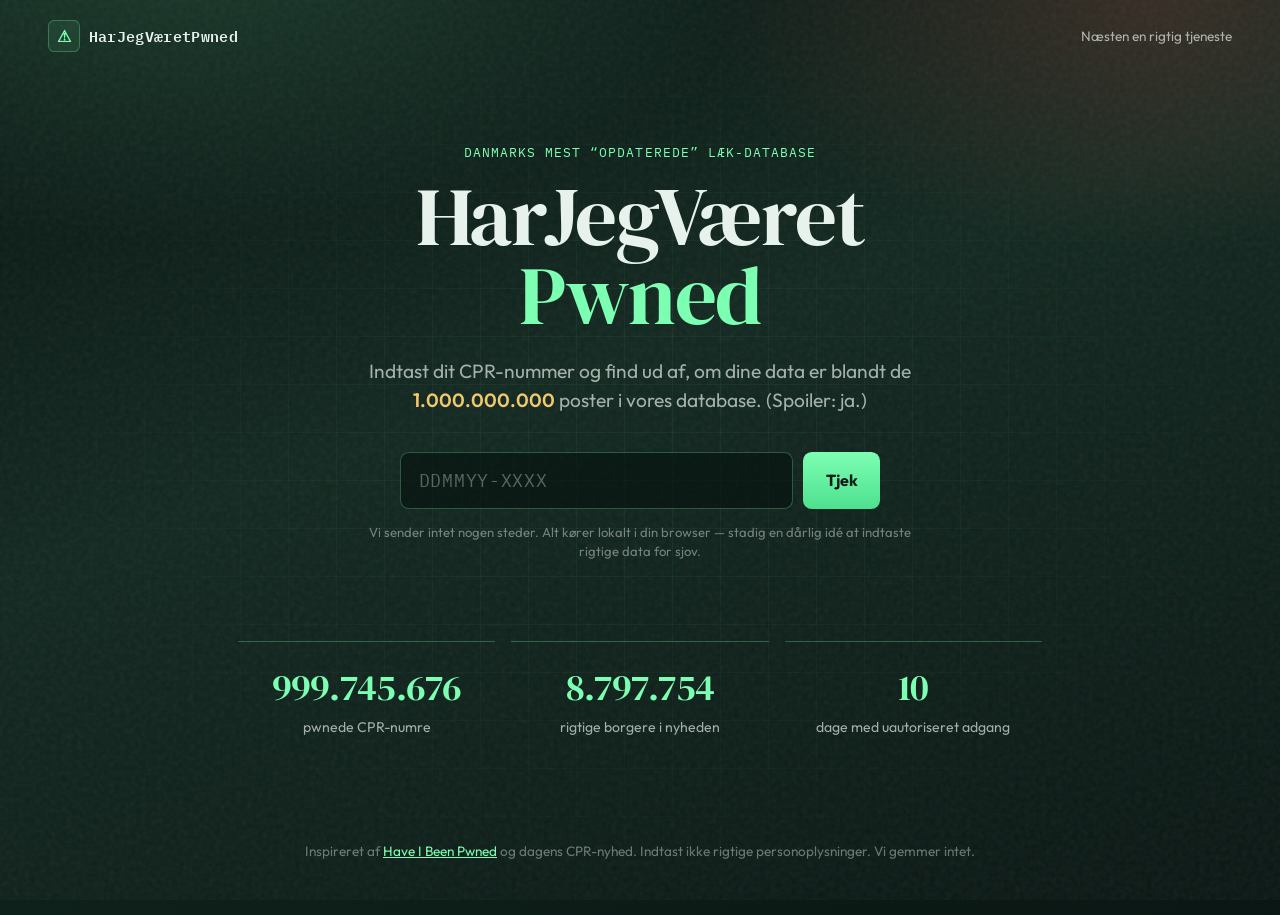
<file: index.html>
<!DOCTYPE html>
<html lang="da">
<head>
  <meta charset="UTF-8" />
  <meta name="viewport" content="width=device-width, initial-scale=1" />
  <title>Har Jeg Været Pwned? — Tjek dit CPR-nummer</title>
  <meta name="description" content="CPR-tjek inspireret af Have I Been Pwned. Spoiler: ja, det har du." />
  <link rel="preconnect" href="https://fonts.googleapis.com" />
  <link rel="preconnect" href="https://fonts.gstatic.com" crossorigin />
  <link href="https://fonts.googleapis.com/css2?family=DM+Serif+Display:ital@0;1&family=IBM+Plex+Mono:wght@400;600&family=Outfit:wght@400;500;600;700&display=swap" rel="stylesheet" />
  <link rel="stylesheet" href="styles.css" />
</head>
<body>
  <div class="noise" aria-hidden="true"></div>
  <div class="grid-bg" aria-hidden="true"></div>

  <header class="top">
    <a class="logo" href="#">
      <span class="logo-mark" aria-hidden="true">⚠</span>
      <span class="logo-text">HarJegVæretPwned</span>
    </a>
    <p class="top-note">Næsten en rigtig tjeneste</p>
  </header>

  <main>
    <section class="hero">
      <p class="eyebrow">Danmarks mest “opdaterede” læk-database</p>
      <h1 class="brand">HarJegVæret<span>Pwned</span></h1>
      <p class="tagline">
        Indtast dit CPR-nummer og find ud af, om dine data er blandt de
        <strong>1.000.000.000</strong> poster i vores database.
        (Spoiler: ja.)
      </p>

      <form class="check-form" id="check-form" autocomplete="off">
        <label class="sr-only" for="cpr">CPR-nummer</label>
        <div class="input-row">
          <input
            id="cpr"
            name="cpr"
            type="text"
            inputmode="numeric"
            maxlength="11"
            placeholder="DDMMYY-XXXX"
            spellcheck="false"
          />
          <button type="submit">Tjek</button>
        </div>
        <p class="form-hint">Vi sender intet nogen steder. Alt kører lokalt i din browser — stadig en dårlig idé at indtaste rigtige data for sjov.</p>
      </form>
    </section>

    <section class="result" id="result" hidden>
      <div class="result-banner" id="result-banner">
        <p class="result-kicker" id="result-kicker">Åh nej — pwned!</p>
        <h2 id="result-title">Dit CPR er i databasen</h2>
        <p id="result-lead"></p>
      </div>

      <dl class="facts" id="facts"></dl>

      <article class="breach">
        <h3>Fundet i læk</h3>
        <div class="breach-card">
          <div>
            <p class="breach-name">CPR-systemet · Oktober 2026</p>
            <p class="breach-meta">~8,8 mio. borgere · navn, adresse, CPR</p>
          </div>
          <p class="breach-copy">
            Uvedkommende havde i ti dage adgang til CPR-oplysninger.
            Vores database har naturligvis “genereret” en milliard numre
            for at følge med — og dit er selvfølgelig med.
          </p>
          <a
            class="breach-link"
            href="https://nyheder.tv2.dk/live/samfund/2026-10-05-cpr-numre-kompromitteret"
            target="_blank"
            rel="noopener noreferrer"
          >
            Læs mere hos TV 2 →
          </a>
        </div>
      </article>

      <button type="button" class="again" id="again">Tjek et andet nummer</button>
    </section>

    <section class="stats" aria-label="Statistik">
      <div class="stat">
        <span class="stat-num" data-count="1000000000">0</span>
        <span class="stat-label">pwnede CPR-numre</span>
      </div>
      <div class="stat">
        <span class="stat-num" data-count="8800000">0</span>
        <span class="stat-label">rigtige borgere i nyheden</span>
      </div>
      <div class="stat">
        <span class="stat-num" data-count="10">0</span>
        <span class="stat-label">dage med uautoriseret adgang</span>
      </div>
    </section>
  </main>

  <footer class="footer">
    <p>
      Inspireret af
      <a href="https://haveibeenpwned.com/" target="_blank" rel="noopener noreferrer">Have I Been Pwned</a>
      og dagens CPR-nyhed.
      Indtast ikke rigtige personoplysninger. Vi gemmer intet.
    </p>
  </footer>

  <script src="app.js"></script>
  <!-- Cloudflare Web Analytics --><script type='module' src='https://static.cloudflareinsights.com/beacon.min.js' data-cf-beacon='{"token": "72530375c6de4ac483d7173f72ff23c1"}'></script><!-- End Cloudflare Web Analytics -->
</body>
</html>
</file>
<file: styles.css>
:root {
  --ink: #0e1a17;
  --paper: #e8f2ec;
  --mint: #7dffb3;
  --mint-dim: #2a9b5c;
  --alert: #ff5c4d;
  --alert-deep: #c42316;
  --gold: #f0c86e;
  --panel: rgba(14, 26, 23, 0.72);
  --line: rgba(125, 255, 179, 0.28);
  --muted: rgba(232, 242, 236, 0.68);
  --shadow: 0 24px 60px rgba(0, 0, 0, 0.35);
  --font-display: "DM Serif Display", Georgia, serif;
  --font-body: "Outfit", sans-serif;
  --font-mono: "IBM Plex Mono", ui-monospace, monospace;
}

*,
*::before,
*::after {
  box-sizing: border-box;
}

html {
  scroll-behavior: smooth;
}

body {
  margin: 0;
  min-height: 100vh;
  color: var(--paper);
  font-family: var(--font-body);
  background:
    radial-gradient(1200px 600px at 10% -10%, rgba(125, 255, 179, 0.18), transparent 55%),
    radial-gradient(900px 500px at 90% 0%, rgba(255, 92, 77, 0.16), transparent 50%),
    linear-gradient(160deg, #071310 0%, #122820 42%, #0a1613 100%);
  overflow-x: hidden;
}

.noise {
  pointer-events: none;
  position: fixed;
  inset: 0;
  opacity: 0.07;
  z-index: 0;
  background-image: url("data:image/svg+xml,%3Csvg viewBox='0 0 200 200' xmlns='http://www.w3.org/2000/svg'%3E%3Cfilter id='n'%3E%3CfeTurbulence type='fractalNoise' baseFrequency='0.85' numOctaves='3' stitchTiles='stitch'/%3E%3C/filter%3E%3Crect width='100%25' height='100%25' filter='url(%23n)'/%3E%3C/svg%3E");
}

.grid-bg {
  pointer-events: none;
  position: fixed;
  inset: 0;
  z-index: 0;
  background-image:
    linear-gradient(rgba(125, 255, 179, 0.05) 1px, transparent 1px),
    linear-gradient(90deg, rgba(125, 255, 179, 0.05) 1px, transparent 1px);
  background-size: 48px 48px;
  mask-image: radial-gradient(ellipse at center, black 20%, transparent 75%);
}

.top,
main,
.footer {
  position: relative;
  z-index: 1;
}

.top {
  display: flex;
  align-items: center;
  justify-content: space-between;
  gap: 1rem;
  padding: 1.25rem clamp(1.25rem, 4vw, 3rem);
  animation: fade-down 0.7s ease both;
}

.logo {
  display: inline-flex;
  align-items: center;
  gap: 0.55rem;
  color: inherit;
  text-decoration: none;
  font-weight: 600;
  letter-spacing: 0.02em;
}

.logo-mark {
  display: grid;
  place-items: center;
  width: 2rem;
  height: 2rem;
  border: 1px solid var(--line);
  border-radius: 0.4rem;
  color: var(--mint);
  background: rgba(125, 255, 179, 0.08);
  animation: pulse-soft 2.4s ease-in-out infinite;
}

.logo-text {
  font-family: var(--font-mono);
  font-size: 0.95rem;
}

.top-note {
  margin: 0;
  color: var(--muted);
  font-size: 0.85rem;
}

.hero {
  max-width: 720px;
  margin: 0 auto;
  padding: clamp(2rem, 8vh, 5rem) clamp(1.25rem, 4vw, 3rem) 2rem;
  text-align: center;
  animation: fade-up 0.8s 0.1s ease both;
}

.eyebrow {
  margin: 0 0 1rem;
  color: var(--mint);
  font-family: var(--font-mono);
  font-size: 0.8rem;
  letter-spacing: 0.08em;
  text-transform: uppercase;
}

.brand {
  margin: 0;
  font-family: var(--font-display);
  font-size: clamp(2.8rem, 9vw, 5.2rem);
  font-weight: 400;
  line-height: 0.95;
  letter-spacing: -0.02em;
}

.brand span {
  display: inline-block;
  color: var(--mint);
  animation: wobble 4s ease-in-out infinite;
}

.tagline {
  margin: 1.35rem auto 0;
  max-width: 36rem;
  color: var(--muted);
  font-size: clamp(1.05rem, 2.4vw, 1.2rem);
  line-height: 1.55;
}

.tagline strong {
  color: var(--gold);
  font-weight: 600;
}

.check-form {
  margin-top: 2.25rem;
}

.input-row {
  display: flex;
  gap: 0.65rem;
  max-width: 480px;
  margin: 0 auto;
}

#cpr {
  flex: 1;
  min-width: 0;
  padding: 0.95rem 1.1rem;
  border: 1px solid var(--line);
  border-radius: 0.55rem;
  background: rgba(7, 19, 16, 0.65);
  color: var(--paper);
  font-family: var(--font-mono);
  font-size: 1.15rem;
  letter-spacing: 0.06em;
  outline: none;
  transition: border-color 0.2s, box-shadow 0.2s, transform 0.2s;
}

#cpr::placeholder {
  color: rgba(232, 242, 236, 0.35);
  letter-spacing: 0.04em;
}

#cpr:focus {
  border-color: var(--mint);
  box-shadow: 0 0 0 3px rgba(125, 255, 179, 0.18);
  transform: translateY(-1px);
}

button {
  font-family: var(--font-body);
  cursor: pointer;
}

.check-form button,
.again {
  border: 0;
  border-radius: 0.55rem;
  padding: 0.95rem 1.4rem;
  background: linear-gradient(180deg, var(--mint) 0%, #4ee08f 100%);
  color: var(--ink);
  font-weight: 700;
  font-size: 1rem;
  transition: transform 0.15s, filter 0.15s;
}

.check-form button:hover,
.again:hover {
  filter: brightness(1.05);
  transform: translateY(-1px);
}

.check-form button:active,
.again:active {
  transform: translateY(1px);
}

.form-hint {
  margin: 0.9rem auto 0;
  max-width: 34rem;
  color: rgba(232, 242, 236, 0.45);
  font-size: 0.82rem;
  line-height: 1.45;
}

.result {
  max-width: 720px;
  margin: 0 auto;
  padding: 0 clamp(1.25rem, 4vw, 3rem) 2rem;
  animation: pop-in 0.45s cubic-bezier(0.2, 0.9, 0.2, 1) both;
}

.result[hidden] {
  display: none;
}

.result-banner {
  padding: 1.5rem 1.35rem;
  border-radius: 0.75rem;
  border: 1px solid rgba(255, 92, 77, 0.45);
  background:
    linear-gradient(135deg, rgba(255, 92, 77, 0.22), rgba(14, 26, 23, 0.4)),
    var(--panel);
  box-shadow: var(--shadow);
  text-align: center;
}

.result-banner.is-invalid {
  border-color: rgba(240, 200, 110, 0.45);
  background:
    linear-gradient(135deg, rgba(240, 200, 110, 0.18), rgba(14, 26, 23, 0.4)),
    var(--panel);
}

.result-kicker {
  margin: 0;
  font-family: var(--font-mono);
  font-size: 0.8rem;
  letter-spacing: 0.08em;
  text-transform: uppercase;
  color: var(--alert);
}

.result-banner.is-invalid .result-kicker {
  color: var(--gold);
}

.result-banner h2 {
  margin: 0.45rem 0 0;
  font-family: var(--font-display);
  font-size: clamp(1.8rem, 5vw, 2.4rem);
  font-weight: 400;
}

.result-banner p:last-child {
  margin: 0.75rem auto 0;
  max-width: 36rem;
  color: var(--muted);
  line-height: 1.5;
}

.facts {
  display: grid;
  grid-template-columns: repeat(3, 1fr);
  gap: 0.75rem;
  margin: 1rem 0 0;
}

.facts > div {
  padding: 1rem;
  border: 1px solid var(--line);
  border-radius: 0.65rem;
  background: rgba(7, 19, 16, 0.55);
  text-align: center;
}

.facts dt {
  margin: 0;
  color: var(--muted);
  font-size: 0.78rem;
  text-transform: uppercase;
  letter-spacing: 0.06em;
}

.facts dd {
  margin: 0.4rem 0 0;
  font-family: var(--font-mono);
  font-size: 1.05rem;
  font-weight: 600;
  color: var(--mint);
}

.breach {
  margin-top: 1.25rem;
}

.breach h3 {
  margin: 0 0 0.65rem;
  font-size: 0.9rem;
  font-weight: 600;
  letter-spacing: 0.04em;
  text-transform: uppercase;
  color: var(--muted);
}

.breach-card {
  padding: 1.25rem;
  border-left: 3px solid var(--alert);
  background: rgba(7, 19, 16, 0.55);
  border-radius: 0 0.65rem 0.65rem 0;
}

.breach-name {
  margin: 0;
  font-weight: 700;
  font-size: 1.1rem;
}

.breach-meta {
  margin: 0.25rem 0 0;
  color: var(--gold);
  font-family: var(--font-mono);
  font-size: 0.85rem;
}

.breach-copy {
  margin: 0.85rem 0 0;
  color: var(--muted);
  line-height: 1.55;
}

.breach-link {
  display: inline-block;
  margin-top: 0.85rem;
  color: var(--mint);
  font-weight: 600;
  text-decoration: none;
}

.breach-link:hover {
  text-decoration: underline;
}

.again {
  display: block;
  margin: 1.5rem auto 0;
  background: transparent;
  color: var(--paper);
  border: 1px solid var(--line);
}

.again:hover {
  filter: none;
  border-color: var(--mint);
  color: var(--mint);
}

.stats {
  display: grid;
  grid-template-columns: repeat(3, 1fr);
  gap: 1rem;
  max-width: 900px;
  margin: 3rem auto 0;
  padding: 0 clamp(1.25rem, 4vw, 3rem) 3rem;
}

.stat {
  text-align: center;
  padding: 1.25rem 0.5rem;
  border-top: 1px solid var(--line);
}

.stat-num {
  display: block;
  font-family: var(--font-display);
  font-size: clamp(1.6rem, 4vw, 2.3rem);
  color: var(--mint);
  letter-spacing: -0.02em;
}

.stat-label {
  display: block;
  margin-top: 0.35rem;
  color: var(--muted);
  font-size: 0.88rem;
}

.footer {
  padding: 1.5rem clamp(1.25rem, 4vw, 3rem) 2.5rem;
  text-align: center;
  color: rgba(232, 242, 236, 0.42);
  font-size: 0.85rem;
  line-height: 1.5;
}

.footer a {
  color: var(--mint);
}

.sr-only {
  position: absolute;
  width: 1px;
  height: 1px;
  padding: 0;
  margin: -1px;
  overflow: hidden;
  clip: rect(0, 0, 0, 0);
  white-space: nowrap;
  border: 0;
}

@keyframes fade-up {
  from {
    opacity: 0;
    transform: translateY(18px);
  }
  to {
    opacity: 1;
    transform: translateY(0);
  }
}

@keyframes fade-down {
  from {
    opacity: 0;
    transform: translateY(-10px);
  }
  to {
    opacity: 1;
    transform: translateY(0);
  }
}

@keyframes pop-in {
  from {
    opacity: 0;
    transform: translateY(12px) scale(0.98);
  }
  to {
    opacity: 1;
    transform: translateY(0) scale(1);
  }
}

@keyframes pulse-soft {
  0%,
  100% {
    box-shadow: 0 0 0 0 rgba(125, 255, 179, 0.2);
  }
  50% {
    box-shadow: 0 0 0 8px rgba(125, 255, 179, 0);
  }
}

@keyframes wobble {
  0%,
  100% {
    transform: rotate(0deg);
  }
  40% {
    transform: rotate(-1.2deg);
  }
  70% {
    transform: rotate(1deg);
  }
}

@media (max-width: 640px) {
  .top {
    flex-direction: column;
    align-items: flex-start;
  }

  .input-row {
    flex-direction: column;
  }

  .facts,
  .stats {
    grid-template-columns: 1fr;
  }

  .stat {
    border-top: 0;
    border-left: 1px solid var(--line);
    text-align: left;
    padding-left: 1rem;
  }
}
</file>
